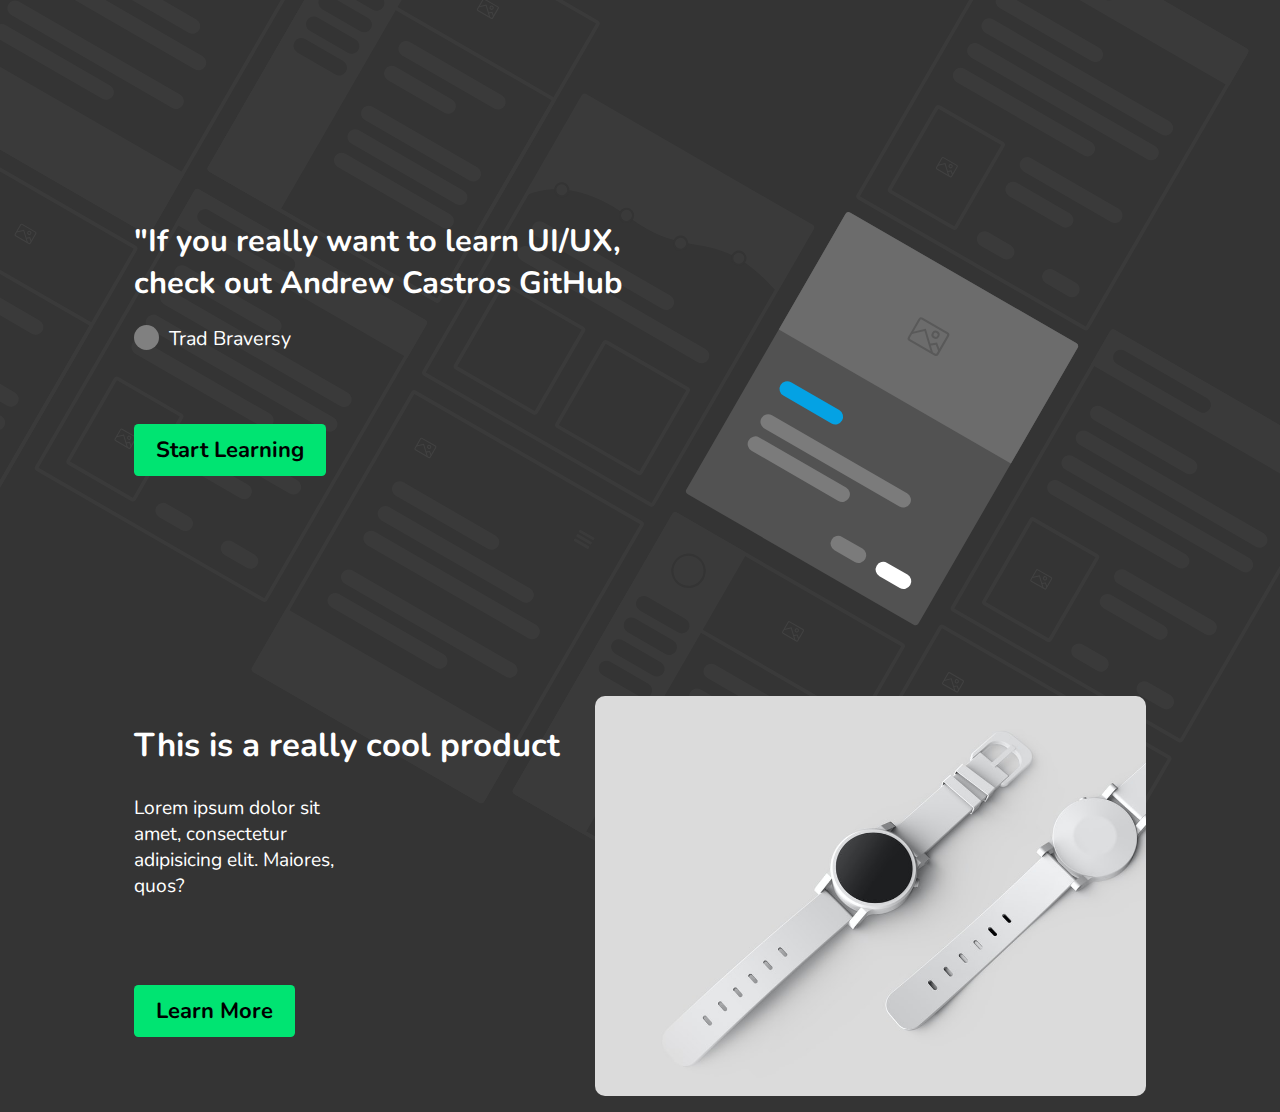
<file: GSAPAnimatingSVG/index.html>
<!DOCTYPE html>
<html lang="en">
<head>
    <meta charset="UTF-8">
    <meta http-equiv="X-UA-Compatible" content="IE=edge">
    <meta name="viewport" content="width=device-width, initial-scale=1.0">
    <link rel="stylesheet" href="css/main.css">
    <link rel="preconnect" href="https://fonts.gstatic.com">
<link href="https://fonts.googleapis.com/css2?family=Nunito:ital,wght@0,400;0,700;1,400&display=swap" rel="stylesheet">
    <title>Document</title>
</head>
<body>
    <div class="container">
        <svg viewBox="0 0 2184.857 1664.516">
            <defs>
              <clipPath id="clip-path">
                <rect width="24" height="20" fill="none"/>
              </clipPath>
            </defs>
            <g id="illus" transform="translate(227.429 219.193)">
            <g class="whole-card">
              <rect id="Rectangle_1139" class="card-bg" data-name="Rectangle 1139" width="366" height="444" rx="5" transform="translate(1279.115 314.613) rotate(30)" fill="#525252"/>
              <path id="Path_40" class="card-top" data-name="Path 40" d="M5,0H361a5,5,0,0,1,5,5V187H0V5A5,5,0,0,1,5,0Z" transform="translate(1279.115 314.613) rotate(30)" fill="#6c6c6c"/>
              <rect class="blip1" id="Rectangle_1141" data-name="Rectangle 1141" width="97" height="21" rx="10.5" transform="translate(1193.256 543.325) rotate(30)" fill="#04a2e4"/>
              <rect class="blip2" id="Rectangle_1142" data-name="Rectangle 1142" width="234" height="21" rx="10.5" transform="translate(1167.256 588.358) rotate(30)" fill="#7b7b7b"/>
              <rect class="blip3" id="Rectangle_1145" data-name="Rectangle 1145" width="158" height="21" rx="10.5" transform="translate(1149.756 618.669) rotate(30)" fill="#7b7b7b"/>
              <rect class="blip4" id="Rectangle_1143" data-name="Rectangle 1143" width="53" height="21" rx="10.5" transform="translate(1263.017 754.497) rotate(30)" fill="#7b7b7b"/>
              <rect class="blip5" id="Rectangle_1144" data-name="Rectangle 1144" width="53" height="21" rx="10.5" transform="translate(1324.504 789.997) rotate(30)" fill="#fff"/>
              <g class="icon" id="iconfinder_picture_1814111_1_" data-name="iconfinder_picture_1814111 (1)" transform="translate(1378.333 442.564) rotate(30)">
                <g id="Icon-Image" transform="translate(278 232)">
                  <path id="Fill-12" d="M-226.2-181.6h-39.5a4.225,4.225,0,0,1-4.2-4.2V-214a4.225,4.225,0,0,1,4.2-4.2h39.5A4.225,4.225,0,0,1-222-214v28.2a4.225,4.225,0,0,1-4.2,4.2Zm-39.6-33.9a1.367,1.367,0,0,0-1.4,1.4v28.2a1.367,1.367,0,0,0,1.4,1.4h39.5a1.367,1.367,0,0,0,1.4-1.4v-28.2a1.367,1.367,0,0,0-1.4-1.4Z" fill="#595959"/>
                  <path id="Fill-13" d="M-238.9-201.5a5.484,5.484,0,0,1-5.5-5.5,5.549,5.549,0,0,1,5.5-5.5,5.549,5.549,0,0,1,5.5,5.5,5.549,5.549,0,0,1-5.5,5.5Zm0-8.5a2.9,2.9,0,0,0-2.9,2.9,2.9,2.9,0,0,0,2.9,2.9,2.9,2.9,0,0,0,2.9-2.9,2.9,2.9,0,0,0-2.9-2.9Z" fill="#595959"/>
                  <path id="Fill-14" d="M-231.4-182.1l-23.1-21.7-13.2,12.2-1.8-1.9,15-13.9,24.9,23.4-1.8,1.9" fill="#595959"/>
                  <path id="Fill-15" d="M-224.2-189.3l-7.7-6.2-6.4,5.3-1.7-2.1,8.1-6.6,9.3,7.6-1.6,2" fill="#595959"/>
                </g>
              </g>
            </g>
              <g id="Group_59" data-name="Group 59" transform="translate(625.109 -1030.616) rotate(30)" opacity="0.36">
                <g id="Rectangle_1146" data-name="Rectangle 1146" transform="translate(1632 796)" fill="none" stroke="#474747" stroke-width="5">
                  <rect width="366" height="444" rx="5" stroke="none"/>
                  <rect x="2.5" y="2.5" width="361" height="439" rx="2.5" fill="none"/>
                </g>
                <g id="Rectangle_1151" data-name="Rectangle 1151" transform="translate(1665 1073)" fill="none" stroke="#474747" stroke-width="5">
                  <rect width="109" height="138" rx="5" stroke="none"/>
                  <rect x="2.5" y="2.5" width="104" height="133" rx="2.5" fill="none"/>
                </g>
                <path id="Rectangle_1149" data-name="Rectangle 1149" d="M5,0H361a5,5,0,0,1,5,5V57a0,0,0,0,1,0,0H0a0,0,0,0,1,0,0V5A5,5,0,0,1,5,0Z" transform="translate(1632 796)" fill="#474747"/>
                <rect id="Rectangle_1150" data-name="Rectangle 1150" width="151" height="21" rx="10.5" transform="translate(1652 814)" fill="#343434"/>
                <rect id="Rectangle_1148" data-name="Rectangle 1148" width="166" height="21" rx="10.5" transform="translate(1663 896)" fill="#474747"/>
                <rect id="Rectangle_1148-2" data-name="Rectangle 1148" width="299" height="21" rx="10.5" transform="translate(1663 935)" fill="#474747"/>
                <rect id="Rectangle_1148-3" data-name="Rectangle 1148" width="299" height="21" rx="10.5" transform="translate(1663 974)" fill="#474747"/>
                <rect id="Rectangle_1148-4" data-name="Rectangle 1148" width="221" height="21" rx="10.5" transform="translate(1663 1013)" fill="#474747"/>
                <rect id="Rectangle_1148-5" data-name="Rectangle 1148" width="159" height="21" rx="10.5" transform="translate(1803 1073)" fill="#474747"/>
                <rect id="Rectangle_1148-6" data-name="Rectangle 1148" width="104" height="21" rx="10.5" transform="translate(1803 1112)" fill="#474747"/>
                <rect id="Rectangle_1148-7" data-name="Rectangle 1148" width="56" height="21" rx="10.5" transform="translate(1803 1190)" fill="#474747"/>
                <rect id="Rectangle_1152" data-name="Rectangle 1152" width="56" height="21" rx="10.5" transform="translate(1906 1190)" fill="#474747"/>
                <g id="iconfinder_picture_1814111_1_2" data-name="iconfinder_picture_1814111 (1)" transform="translate(1699.156 1117.8)">
                  <g id="Icon-Image-2" data-name="Icon-Image" transform="translate(8.1 13.8)">
                    <path id="Fill-12-2" data-name="Fill-12" d="M-246.737-198.8h-20.937a2.24,2.24,0,0,1-2.226-2.226v-14.947a2.24,2.24,0,0,1,2.226-2.226h20.937a2.24,2.24,0,0,1,2.226,2.226v14.947a2.24,2.24,0,0,1-2.226,2.226Zm-20.99-17.969a.725.725,0,0,0-.742.742v14.947a.725.725,0,0,0,.742.742h20.937a.725.725,0,0,0,.742-.742v-14.947a.725.725,0,0,0-.742-.742Z" transform="translate(269.9 218.2)" fill="#595959"/>
                    <path id="Fill-13-2" data-name="Fill-13" d="M-241.485-206.67a2.907,2.907,0,0,1-2.915-2.915,2.941,2.941,0,0,1,2.915-2.915,2.941,2.941,0,0,1,2.915,2.915,2.941,2.941,0,0,1-2.915,2.915Zm0-4.505a1.538,1.538,0,0,0-1.537,1.537,1.538,1.538,0,0,0,1.537,1.537,1.538,1.538,0,0,0,1.537-1.537,1.538,1.538,0,0,0-1.537-1.537Z" transform="translate(257.916 215.521)" fill="#595959"/>
                    <path id="Fill-14-2" data-name="Fill-14" d="M-249.305-193.99l-12.244-11.5-7,6.467-.954-1.007,7.951-7.368,13.2,12.4-.954,1.007" transform="translate(269.712 213.124)" fill="#595959"/>
                    <path id="Fill-15-2" data-name="Fill-15" d="M-231.625-193.812l-4.081-3.286-3.392,2.809-.9-1.113,4.293-3.5,4.929,4.028-.848,1.06" transform="translate(255.848 209.13)" fill="#595959"/>
                  </g>
                </g>
              </g>
              <g id="Group_62" data-name="Group 62" transform="translate(-625.434 -1222.61) rotate(30)" opacity="0.36">
                <g id="Rectangle_1146-2" data-name="Rectangle 1146" transform="translate(1632 796)" fill="none" stroke="#474747" stroke-width="5">
                  <rect width="366" height="444" rx="5" stroke="none"/>
                  <rect x="2.5" y="2.5" width="361" height="439" rx="2.5" fill="none"/>
                </g>
                <g id="Rectangle_1151-2" data-name="Rectangle 1151" transform="translate(1665 1073)" fill="none" stroke="#474747" stroke-width="5">
                  <rect width="109" height="138" rx="5" stroke="none"/>
                  <rect x="2.5" y="2.5" width="104" height="133" rx="2.5" fill="none"/>
                </g>
                <path id="Rectangle_1149-2" data-name="Rectangle 1149" d="M5,0H361a5,5,0,0,1,5,5V57a0,0,0,0,1,0,0H0a0,0,0,0,1,0,0V5A5,5,0,0,1,5,0Z" transform="translate(1632 796)" fill="#474747"/>
                <rect id="Rectangle_1150-2" data-name="Rectangle 1150" width="151" height="21" rx="10.5" transform="translate(1652 814)" fill="#343434"/>
                <rect id="Rectangle_1148-8" data-name="Rectangle 1148" width="166" height="21" rx="10.5" transform="translate(1663 896)" fill="#474747"/>
                <rect id="Rectangle_1148-9" data-name="Rectangle 1148" width="299" height="21" rx="10.5" transform="translate(1663 935)" fill="#474747"/>
                <rect id="Rectangle_1148-10" data-name="Rectangle 1148" width="299" height="21" rx="10.5" transform="translate(1663 974)" fill="#474747"/>
                <rect id="Rectangle_1148-11" data-name="Rectangle 1148" width="221" height="21" rx="10.5" transform="translate(1663 1013)" fill="#474747"/>
                <rect id="Rectangle_1148-12" data-name="Rectangle 1148" width="159" height="21" rx="10.5" transform="translate(1803 1073)" fill="#474747"/>
                <rect id="Rectangle_1148-13" data-name="Rectangle 1148" width="104" height="21" rx="10.5" transform="translate(1803 1112)" fill="#474747"/>
                <rect id="Rectangle_1148-14" data-name="Rectangle 1148" width="56" height="21" rx="10.5" transform="translate(1803 1190)" fill="#474747"/>
                <rect id="Rectangle_1152-2" data-name="Rectangle 1152" width="56" height="21" rx="10.5" transform="translate(1906 1190)" fill="#474747"/>
                <g id="iconfinder_picture_1814111_1_3" data-name="iconfinder_picture_1814111 (1)" transform="translate(1699.156 1117.8)">
                  <g id="Icon-Image-3" data-name="Icon-Image" transform="translate(8.1 13.8)">
                    <path id="Fill-12-3" data-name="Fill-12" d="M-246.737-198.8h-20.937a2.24,2.24,0,0,1-2.226-2.226v-14.947a2.24,2.24,0,0,1,2.226-2.226h20.937a2.24,2.24,0,0,1,2.226,2.226v14.947a2.24,2.24,0,0,1-2.226,2.226Zm-20.99-17.969a.725.725,0,0,0-.742.742v14.947a.725.725,0,0,0,.742.742h20.937a.725.725,0,0,0,.742-.742v-14.947a.725.725,0,0,0-.742-.742Z" transform="translate(269.9 218.2)" fill="#595959"/>
                    <path id="Fill-13-3" data-name="Fill-13" d="M-241.485-206.67a2.907,2.907,0,0,1-2.915-2.915,2.941,2.941,0,0,1,2.915-2.915,2.941,2.941,0,0,1,2.915,2.915,2.941,2.941,0,0,1-2.915,2.915Zm0-4.505a1.538,1.538,0,0,0-1.537,1.537,1.538,1.538,0,0,0,1.537,1.537,1.538,1.538,0,0,0,1.537-1.537,1.538,1.538,0,0,0-1.537-1.537Z" transform="translate(257.916 215.521)" fill="#595959"/>
                    <path id="Fill-14-3" data-name="Fill-14" d="M-249.305-193.99l-12.244-11.5-7,6.467-.954-1.007,7.951-7.368,13.2,12.4-.954,1.007" transform="translate(269.712 213.124)" fill="#595959"/>
                    <path id="Fill-15-3" data-name="Fill-15" d="M-231.625-193.812l-4.081-3.286-3.392,2.809-.9-1.113,4.293-3.5,4.929,4.028-.848,1.06" transform="translate(255.848 209.13)" fill="#595959"/>
                  </g>
                </g>
              </g>
              <g id="Group_66" data-name="Group 66" transform="translate(496.262 -1593.445) rotate(30)" opacity="0.36">
                <g id="Rectangle_1146-3" data-name="Rectangle 1146" transform="translate(1632 796)" fill="none" stroke="#474747" stroke-width="5">
                  <rect width="366" height="444" rx="5" stroke="none"/>
                  <rect x="2.5" y="2.5" width="361" height="439" rx="2.5" fill="none"/>
                </g>
                <g id="Rectangle_1151-3" data-name="Rectangle 1151" transform="translate(1665 1073)" fill="none" stroke="#474747" stroke-width="5">
                  <rect width="109" height="138" rx="5" stroke="none"/>
                  <rect x="2.5" y="2.5" width="104" height="133" rx="2.5" fill="none"/>
                </g>
                <path id="Rectangle_1149-3" data-name="Rectangle 1149" d="M5,0H361a5,5,0,0,1,5,5V57a0,0,0,0,1,0,0H0a0,0,0,0,1,0,0V5A5,5,0,0,1,5,0Z" transform="translate(1632 796)" fill="#474747"/>
                <rect id="Rectangle_1150-3" data-name="Rectangle 1150" width="151" height="21" rx="10.5" transform="translate(1652 814)" fill="#343434"/>
                <rect id="Rectangle_1148-15" data-name="Rectangle 1148" width="166" height="21" rx="10.5" transform="translate(1663 896)" fill="#474747"/>
                <rect id="Rectangle_1148-16" data-name="Rectangle 1148" width="299" height="21" rx="10.5" transform="translate(1663 935)" fill="#474747"/>
                <rect id="Rectangle_1148-17" data-name="Rectangle 1148" width="299" height="21" rx="10.5" transform="translate(1663 974)" fill="#474747"/>
                <rect id="Rectangle_1148-18" data-name="Rectangle 1148" width="221" height="21" rx="10.5" transform="translate(1663 1013)" fill="#474747"/>
                <rect id="Rectangle_1148-19" data-name="Rectangle 1148" width="159" height="21" rx="10.5" transform="translate(1803 1073)" fill="#474747"/>
                <rect id="Rectangle_1148-20" data-name="Rectangle 1148" width="104" height="21" rx="10.5" transform="translate(1803 1112)" fill="#474747"/>
                <rect id="Rectangle_1148-21" data-name="Rectangle 1148" width="56" height="21" rx="10.5" transform="translate(1803 1190)" fill="#474747"/>
                <rect id="Rectangle_1152-3" data-name="Rectangle 1152" width="56" height="21" rx="10.5" transform="translate(1906 1190)" fill="#474747"/>
                <g id="iconfinder_picture_1814111_1_4" data-name="iconfinder_picture_1814111 (1)" transform="translate(1699.156 1117.8)">
                  <g id="Icon-Image-4" data-name="Icon-Image" transform="translate(8.1 13.8)">
                    <path id="Fill-12-4" data-name="Fill-12" d="M-246.737-198.8h-20.937a2.24,2.24,0,0,1-2.226-2.226v-14.947a2.24,2.24,0,0,1,2.226-2.226h20.937a2.24,2.24,0,0,1,2.226,2.226v14.947a2.24,2.24,0,0,1-2.226,2.226Zm-20.99-17.969a.725.725,0,0,0-.742.742v14.947a.725.725,0,0,0,.742.742h20.937a.725.725,0,0,0,.742-.742v-14.947a.725.725,0,0,0-.742-.742Z" transform="translate(269.9 218.2)" fill="#595959"/>
                    <path id="Fill-13-4" data-name="Fill-13" d="M-241.485-206.67a2.907,2.907,0,0,1-2.915-2.915,2.941,2.941,0,0,1,2.915-2.915,2.941,2.941,0,0,1,2.915,2.915,2.941,2.941,0,0,1-2.915,2.915Zm0-4.505a1.538,1.538,0,0,0-1.537,1.537,1.538,1.538,0,0,0,1.537,1.537,1.538,1.538,0,0,0,1.537-1.537,1.538,1.538,0,0,0-1.537-1.537Z" transform="translate(257.916 215.521)" fill="#595959"/>
                    <path id="Fill-14-4" data-name="Fill-14" d="M-249.305-193.99l-12.244-11.5-7,6.467-.954-1.007,7.951-7.368,13.2,12.4-.954,1.007" transform="translate(269.712 213.124)" fill="#595959"/>
                    <path id="Fill-15-4" data-name="Fill-15" d="M-231.625-193.812l-4.081-3.286-3.392,2.809-.9-1.113,4.293-3.5,4.929,4.028-.848,1.06" transform="translate(255.848 209.13)" fill="#595959"/>
                  </g>
                </g>
              </g>
              <g id="Group_56" data-name="Group 56" transform="translate(573.109 -940.549) rotate(30)" opacity="0.36">
                <g id="Rectangle_1172" data-name="Rectangle 1172" transform="translate(64 796)" fill="none" stroke="#474747" stroke-width="5">
                  <rect width="366" height="444" rx="5" stroke="none"/>
                  <rect x="2.5" y="2.5" width="361" height="439" rx="2.5" fill="none"/>
                </g>
                <rect id="Rectangle_1174" data-name="Rectangle 1174" width="366" height="98" rx="5" transform="translate(64 1142)" fill="#474747"/>
                <rect id="Rectangle_1175" data-name="Rectangle 1175" width="166" height="21" rx="10.5" transform="translate(106 913)" fill="#474747"/>
                <g id="Repeat_Grid_2" data-name="Repeat Grid 2" transform="translate(357 848)" clip-path="url(#clip-path)">
                  <g transform="translate(-366 -853)">
                    <rect id="Rectangle_1184" data-name="Rectangle 1184" width="24" height="4" rx="2" transform="translate(366 853)" fill="#474747"/>
                  </g>
                  <g transform="translate(-366 -846)">
                    <rect id="Rectangle_1184-2" data-name="Rectangle 1184" width="24" height="4" rx="2" transform="translate(366 853)" fill="#474747"/>
                  </g>
                  <g transform="translate(-366 -839)">
                    <rect id="Rectangle_1184-3" data-name="Rectangle 1184" width="24" height="4" rx="2" transform="translate(366 853)" fill="#474747"/>
                  </g>
                </g>
                <rect id="Rectangle_1176" data-name="Rectangle 1176" width="243" height="21" rx="10.5" transform="translate(106 952)" fill="#474747"/>
                <rect id="Rectangle_1177" data-name="Rectangle 1177" width="275" height="21" rx="10.5" transform="translate(106 991)" fill="#474747"/>
                <rect id="Rectangle_1178" data-name="Rectangle 1178" width="275" height="21" rx="10.5" transform="translate(106 1052)" fill="#474747"/>
                <rect id="Rectangle_1183" data-name="Rectangle 1183" width="186" height="21" rx="10.5" transform="translate(106 1089)" fill="#474747"/>
                <g id="iconfinder_picture_1814111_1_5" data-name="iconfinder_picture_1814111 (1)" transform="translate(98.156 833.8)">
                  <g id="Icon-Image-5" data-name="Icon-Image" transform="translate(8.1 13.8)">
                    <path id="Fill-12-5" data-name="Fill-12" d="M-246.737-198.8h-20.937a2.24,2.24,0,0,1-2.226-2.226v-14.947a2.24,2.24,0,0,1,2.226-2.226h20.937a2.24,2.24,0,0,1,2.226,2.226v14.947a2.24,2.24,0,0,1-2.226,2.226Zm-20.99-17.969a.725.725,0,0,0-.742.742v14.947a.725.725,0,0,0,.742.742h20.937a.725.725,0,0,0,.742-.742v-14.947a.725.725,0,0,0-.742-.742Z" transform="translate(269.9 218.2)" fill="#595959"/>
                    <path id="Fill-13-5" data-name="Fill-13" d="M-241.485-206.67a2.907,2.907,0,0,1-2.915-2.915,2.941,2.941,0,0,1,2.915-2.915,2.941,2.941,0,0,1,2.915,2.915,2.941,2.941,0,0,1-2.915,2.915Zm0-4.505a1.538,1.538,0,0,0-1.537,1.537,1.538,1.538,0,0,0,1.537,1.537,1.538,1.538,0,0,0,1.537-1.537,1.538,1.538,0,0,0-1.537-1.537Z" transform="translate(257.916 215.521)" fill="#595959"/>
                    <path id="Fill-14-5" data-name="Fill-14" d="M-249.305-193.99l-12.244-11.5-7,6.467-.954-1.007,7.951-7.368,13.2,12.4-.954,1.007" transform="translate(269.712 213.124)" fill="#595959"/>
                    <path id="Fill-15-5" data-name="Fill-15" d="M-231.625-193.812l-4.081-3.286-3.392,2.809-.9-1.113,4.293-3.5,4.929,4.028-.848,1.06" transform="translate(255.848 209.13)" fill="#595959"/>
                  </g>
                </g>
              </g>
              <g id="Group_63" data-name="Group 63" transform="translate(1028.708 -163.668) rotate(30)" opacity="0.36">
                <g id="Rectangle_1172-2" data-name="Rectangle 1172" transform="translate(64 796)" fill="none" stroke="#474747" stroke-width="5">
                  <rect width="366" height="444" rx="5" stroke="none"/>
                  <rect x="2.5" y="2.5" width="361" height="439" rx="2.5" fill="none"/>
                </g>
                <rect id="Rectangle_1174-2" data-name="Rectangle 1174" width="366" height="98" rx="5" transform="translate(64 1142)" fill="#474747"/>
                <rect id="Rectangle_1175-2" data-name="Rectangle 1175" width="166" height="21" rx="10.5" transform="translate(106 913)" fill="#474747"/>
                <g id="Repeat_Grid_2-2" data-name="Repeat Grid 2" transform="translate(357 848)" clip-path="url(#clip-path)">
                  <g transform="translate(-366 -853)">
                    <rect id="Rectangle_1184-4" data-name="Rectangle 1184" width="24" height="4" rx="2" transform="translate(366 853)" fill="#474747"/>
                  </g>
                  <g transform="translate(-366 -846)">
                    <rect id="Rectangle_1184-5" data-name="Rectangle 1184" width="24" height="4" rx="2" transform="translate(366 853)" fill="#474747"/>
                  </g>
                  <g transform="translate(-366 -839)">
                    <rect id="Rectangle_1184-6" data-name="Rectangle 1184" width="24" height="4" rx="2" transform="translate(366 853)" fill="#474747"/>
                  </g>
                </g>
                <rect id="Rectangle_1176-2" data-name="Rectangle 1176" width="243" height="21" rx="10.5" transform="translate(106 952)" fill="#474747"/>
                <rect id="Rectangle_1177-2" data-name="Rectangle 1177" width="275" height="21" rx="10.5" transform="translate(106 991)" fill="#474747"/>
                <rect id="Rectangle_1178-2" data-name="Rectangle 1178" width="275" height="21" rx="10.5" transform="translate(106 1052)" fill="#474747"/>
                <rect id="Rectangle_1183-2" data-name="Rectangle 1183" width="186" height="21" rx="10.5" transform="translate(106 1089)" fill="#474747"/>
                <g id="iconfinder_picture_1814111_1_6" data-name="iconfinder_picture_1814111 (1)" transform="translate(98.156 833.8)">
                  <g id="Icon-Image-6" data-name="Icon-Image" transform="translate(8.1 13.8)">
                    <path id="Fill-12-6" data-name="Fill-12" d="M-246.737-198.8h-20.937a2.24,2.24,0,0,1-2.226-2.226v-14.947a2.24,2.24,0,0,1,2.226-2.226h20.937a2.24,2.24,0,0,1,2.226,2.226v14.947a2.24,2.24,0,0,1-2.226,2.226Zm-20.99-17.969a.725.725,0,0,0-.742.742v14.947a.725.725,0,0,0,.742.742h20.937a.725.725,0,0,0,.742-.742v-14.947a.725.725,0,0,0-.742-.742Z" transform="translate(269.9 218.2)" fill="#595959"/>
                    <path id="Fill-13-6" data-name="Fill-13" d="M-241.485-206.67a2.907,2.907,0,0,1-2.915-2.915,2.941,2.941,0,0,1,2.915-2.915,2.941,2.941,0,0,1,2.915,2.915,2.941,2.941,0,0,1-2.915,2.915Zm0-4.505a1.538,1.538,0,0,0-1.537,1.537,1.538,1.538,0,0,0,1.537,1.537,1.538,1.538,0,0,0,1.537-1.537,1.538,1.538,0,0,0-1.537-1.537Z" transform="translate(257.916 215.521)" fill="#595959"/>
                    <path id="Fill-14-6" data-name="Fill-14" d="M-249.305-193.99l-12.244-11.5-7,6.467-.954-1.007,7.951-7.368,13.2,12.4-.954,1.007" transform="translate(269.712 213.124)" fill="#595959"/>
                    <path id="Fill-15-6" data-name="Fill-15" d="M-231.625-193.812l-4.081-3.286-3.392,2.809-.9-1.113,4.293-3.5,4.929,4.028-.848,1.06" transform="translate(255.848 209.13)" fill="#595959"/>
                  </g>
                </g>
              </g>
              <g id="Group_68" data-name="Group 68" transform="translate(1749.172 156.452) rotate(30)" opacity="0.36">
                <g id="Rectangle_1172-3" data-name="Rectangle 1172" transform="translate(64 796)" fill="none" stroke="#474747" stroke-width="5">
                  <rect width="366" height="444" rx="5" stroke="none"/>
                  <rect x="2.5" y="2.5" width="361" height="439" rx="2.5" fill="none"/>
                </g>
                <rect id="Rectangle_1174-3" data-name="Rectangle 1174" width="366" height="98" rx="5" transform="translate(64 1142)" fill="#474747"/>
                <rect id="Rectangle_1175-3" data-name="Rectangle 1175" width="166" height="21" rx="10.5" transform="translate(106 913)" fill="#474747"/>
                <g id="Repeat_Grid_2-3" data-name="Repeat Grid 2" transform="translate(357 848)" clip-path="url(#clip-path)">
                  <g transform="translate(-366 -853)">
                    <rect id="Rectangle_1184-7" data-name="Rectangle 1184" width="24" height="4" rx="2" transform="translate(366 853)" fill="#474747"/>
                  </g>
                  <g transform="translate(-366 -846)">
                    <rect id="Rectangle_1184-8" data-name="Rectangle 1184" width="24" height="4" rx="2" transform="translate(366 853)" fill="#474747"/>
                  </g>
                  <g transform="translate(-366 -839)">
                    <rect id="Rectangle_1184-9" data-name="Rectangle 1184" width="24" height="4" rx="2" transform="translate(366 853)" fill="#474747"/>
                  </g>
                </g>
                <rect id="Rectangle_1176-3" data-name="Rectangle 1176" width="243" height="21" rx="10.5" transform="translate(106 952)" fill="#474747"/>
                <rect id="Rectangle_1177-3" data-name="Rectangle 1177" width="275" height="21" rx="10.5" transform="translate(106 991)" fill="#474747"/>
                <rect id="Rectangle_1178-3" data-name="Rectangle 1178" width="275" height="21" rx="10.5" transform="translate(106 1052)" fill="#474747"/>
                <rect id="Rectangle_1183-3" data-name="Rectangle 1183" width="186" height="21" rx="10.5" transform="translate(106 1089)" fill="#474747"/>
                <g id="iconfinder_picture_1814111_1_7" data-name="iconfinder_picture_1814111 (1)" transform="translate(98.156 833.8)">
                  <g id="Icon-Image-7" data-name="Icon-Image" transform="translate(8.1 13.8)">
                    <path id="Fill-12-7" data-name="Fill-12" d="M-246.737-198.8h-20.937a2.24,2.24,0,0,1-2.226-2.226v-14.947a2.24,2.24,0,0,1,2.226-2.226h20.937a2.24,2.24,0,0,1,2.226,2.226v14.947a2.24,2.24,0,0,1-2.226,2.226Zm-20.99-17.969a.725.725,0,0,0-.742.742v14.947a.725.725,0,0,0,.742.742h20.937a.725.725,0,0,0,.742-.742v-14.947a.725.725,0,0,0-.742-.742Z" transform="translate(269.9 218.2)" fill="#595959"/>
                    <path id="Fill-13-7" data-name="Fill-13" d="M-241.485-206.67a2.907,2.907,0,0,1-2.915-2.915,2.941,2.941,0,0,1,2.915-2.915,2.941,2.941,0,0,1,2.915,2.915,2.941,2.941,0,0,1-2.915,2.915Zm0-4.505a1.538,1.538,0,0,0-1.537,1.537,1.538,1.538,0,0,0,1.537,1.537,1.538,1.538,0,0,0,1.537-1.537,1.538,1.538,0,0,0-1.537-1.537Z" transform="translate(257.916 215.521)" fill="#595959"/>
                    <path id="Fill-14-7" data-name="Fill-14" d="M-249.305-193.99l-12.244-11.5-7,6.467-.954-1.007,7.951-7.368,13.2,12.4-.954,1.007" transform="translate(269.712 213.124)" fill="#595959"/>
                    <path id="Fill-15-7" data-name="Fill-15" d="M-231.625-193.812l-4.081-3.286-3.392,2.809-.9-1.113,4.293-3.5,4.929,4.028-.848,1.06" transform="translate(255.848 209.13)" fill="#595959"/>
                  </g>
                </g>
              </g>
              <g id="Group_57" data-name="Group 57" transform="translate(631.609 -1041.875) rotate(30)" opacity="0.36">
                <g id="Rectangle_1165" data-name="Rectangle 1165" transform="translate(453 796)" fill="none" stroke="#474747" stroke-width="5">
                  <rect width="366" height="444" rx="5" stroke="none"/>
                  <rect x="2.5" y="2.5" width="361" height="439" rx="2.5" fill="none"/>
                </g>
                <g id="Rectangle_1168" data-name="Rectangle 1168" transform="translate(453 917)" fill="none" stroke="#474747" stroke-width="5">
                  <rect width="366" height="323" rx="5" stroke="none"/>
                  <rect x="2.5" y="2.5" width="361" height="318" rx="2.5" fill="none"/>
                </g>
                <rect id="Rectangle_1166" data-name="Rectangle 1166" width="115" height="444" rx="5" transform="translate(453 796)" fill="#474747"/>
                <rect id="Rectangle_1169" data-name="Rectangle 1169" width="166" height="21" rx="10.5" transform="translate(596 950)" fill="#474747"/>
                <rect id="Rectangle_1170" data-name="Rectangle 1170" width="110" height="21" rx="10.5" transform="translate(596 989)" fill="#474747"/>
                <rect id="Rectangle_1171" data-name="Rectangle 1171" width="186" height="21" rx="10.5" transform="translate(596 1052)" fill="#474747"/>
                <rect id="Rectangle_1171-2" data-name="Rectangle 1171" width="186" height="21" rx="10.5" transform="translate(596 1089)" fill="#474747"/>
                <rect id="Rectangle_1171-3" data-name="Rectangle 1171" width="186" height="21" rx="10.5" transform="translate(596 1126)" fill="#474747"/>
                <rect id="Rectangle_1167" data-name="Rectangle 1167" width="81" height="21" rx="10.5" transform="translate(470 916)" fill="#343434"/>
                <rect id="Rectangle_1167-2" data-name="Rectangle 1167" width="81" height="21" rx="10.5" transform="translate(470 950)" fill="#343434"/>
                <rect id="Rectangle_1167-3" data-name="Rectangle 1167" width="81" height="21" rx="10.5" transform="translate(470 984)" fill="#343434"/>
                <rect id="Rectangle_1167-4" data-name="Rectangle 1167" width="81" height="21" rx="10.5" transform="translate(470 1018)" fill="#343434"/>
                <g id="iconfinder_picture_1814111_1_8" data-name="iconfinder_picture_1814111 (1)" transform="translate(655.156 833.8)">
                  <g id="Icon-Image-8" data-name="Icon-Image" transform="translate(8.1 13.8)">
                    <path id="Fill-12-8" data-name="Fill-12" d="M-246.737-198.8h-20.937a2.24,2.24,0,0,1-2.226-2.226v-14.947a2.24,2.24,0,0,1,2.226-2.226h20.937a2.24,2.24,0,0,1,2.226,2.226v14.947a2.24,2.24,0,0,1-2.226,2.226Zm-20.99-17.969a.725.725,0,0,0-.742.742v14.947a.725.725,0,0,0,.742.742h20.937a.725.725,0,0,0,.742-.742v-14.947a.725.725,0,0,0-.742-.742Z" transform="translate(269.9 218.2)" fill="#595959"/>
                    <path id="Fill-13-8" data-name="Fill-13" d="M-241.485-206.67a2.907,2.907,0,0,1-2.915-2.915,2.941,2.941,0,0,1,2.915-2.915,2.941,2.941,0,0,1,2.915,2.915,2.941,2.941,0,0,1-2.915,2.915Zm0-4.505a1.538,1.538,0,0,0-1.537,1.537,1.538,1.538,0,0,0,1.537,1.537,1.538,1.538,0,0,0,1.537-1.537,1.538,1.538,0,0,0-1.537-1.537Z" transform="translate(257.916 215.521)" fill="#595959"/>
                    <path id="Fill-14-8" data-name="Fill-14" d="M-249.305-193.99l-12.244-11.5-7,6.467-.954-1.007,7.951-7.368,13.2,12.4-.954,1.007" transform="translate(269.712 213.124)" fill="#595959"/>
                    <path id="Fill-15-8" data-name="Fill-15" d="M-231.625-193.812l-4.081-3.286-3.392,2.809-.9-1.113,4.293-3.5,4.929,4.028-.848,1.06" transform="translate(255.848 209.13)" fill="#595959"/>
                  </g>
                </g>
                <circle id="Ellipse_16" data-name="Ellipse 16" cx="22" cy="22" r="22" transform="translate(489 835)" fill="#474747" stroke="#343434" stroke-width="3"/>
              </g>
              <g id="Group_60" data-name="Group 60" transform="translate(1048.306 -191.613) rotate(30)" opacity="0.36">
                <g id="Rectangle_1165-2" data-name="Rectangle 1165" transform="translate(453 796)" fill="none" stroke="#474747" stroke-width="5">
                  <rect width="366" height="444" rx="5" stroke="none"/>
                  <rect x="2.5" y="2.5" width="361" height="439" rx="2.5" fill="none"/>
                </g>
                <g id="Rectangle_1168-2" data-name="Rectangle 1168" transform="translate(453 917)" fill="none" stroke="#474747" stroke-width="5">
                  <rect width="366" height="323" rx="5" stroke="none"/>
                  <rect x="2.5" y="2.5" width="361" height="318" rx="2.5" fill="none"/>
                </g>
                <rect id="Rectangle_1166-2" data-name="Rectangle 1166" width="115" height="444" rx="5" transform="translate(453 796)" fill="#474747"/>
                <rect id="Rectangle_1169-2" data-name="Rectangle 1169" width="166" height="21" rx="10.5" transform="translate(596 950)" fill="#474747"/>
                <rect id="Rectangle_1170-2" data-name="Rectangle 1170" width="110" height="21" rx="10.5" transform="translate(596 989)" fill="#474747"/>
                <rect id="Rectangle_1171-4" data-name="Rectangle 1171" width="186" height="21" rx="10.5" transform="translate(596 1052)" fill="#474747"/>
                <rect id="Rectangle_1171-5" data-name="Rectangle 1171" width="186" height="21" rx="10.5" transform="translate(596 1089)" fill="#474747"/>
                <rect id="Rectangle_1171-6" data-name="Rectangle 1171" width="186" height="21" rx="10.5" transform="translate(596 1126)" fill="#474747"/>
                <rect id="Rectangle_1167-5" data-name="Rectangle 1167" width="81" height="21" rx="10.5" transform="translate(470 916)" fill="#343434"/>
                <rect id="Rectangle_1167-6" data-name="Rectangle 1167" width="81" height="21" rx="10.5" transform="translate(470 950)" fill="#343434"/>
                <rect id="Rectangle_1167-7" data-name="Rectangle 1167" width="81" height="21" rx="10.5" transform="translate(470 984)" fill="#343434"/>
                <rect id="Rectangle_1167-8" data-name="Rectangle 1167" width="81" height="21" rx="10.5" transform="translate(470 1018)" fill="#343434"/>
                <g id="iconfinder_picture_1814111_1_9" data-name="iconfinder_picture_1814111 (1)" transform="translate(655.156 833.8)">
                  <g id="Icon-Image-9" data-name="Icon-Image" transform="translate(8.1 13.8)">
                    <path id="Fill-12-9" data-name="Fill-12" d="M-246.737-198.8h-20.937a2.24,2.24,0,0,1-2.226-2.226v-14.947a2.24,2.24,0,0,1,2.226-2.226h20.937a2.24,2.24,0,0,1,2.226,2.226v14.947a2.24,2.24,0,0,1-2.226,2.226Zm-20.99-17.969a.725.725,0,0,0-.742.742v14.947a.725.725,0,0,0,.742.742h20.937a.725.725,0,0,0,.742-.742v-14.947a.725.725,0,0,0-.742-.742Z" transform="translate(269.9 218.2)" fill="#595959"/>
                    <path id="Fill-13-9" data-name="Fill-13" d="M-241.485-206.67a2.907,2.907,0,0,1-2.915-2.915,2.941,2.941,0,0,1,2.915-2.915,2.941,2.941,0,0,1,2.915,2.915,2.941,2.941,0,0,1-2.915,2.915Zm0-4.505a1.538,1.538,0,0,0-1.537,1.537,1.538,1.538,0,0,0,1.537,1.537,1.538,1.538,0,0,0,1.537-1.537,1.538,1.538,0,0,0-1.537-1.537Z" transform="translate(257.916 215.521)" fill="#595959"/>
                    <path id="Fill-14-9" data-name="Fill-14" d="M-249.305-193.99l-12.244-11.5-7,6.467-.954-1.007,7.951-7.368,13.2,12.4-.954,1.007" transform="translate(269.712 213.124)" fill="#595959"/>
                    <path id="Fill-15-9" data-name="Fill-15" d="M-231.625-193.812l-4.081-3.286-3.392,2.809-.9-1.113,4.293-3.5,4.929,4.028-.848,1.06" transform="translate(255.848 209.13)" fill="#595959"/>
                  </g>
                </g>
                <circle id="Ellipse_16-2" data-name="Ellipse 16" cx="22" cy="22" r="22" transform="translate(489 835)" fill="#474747" stroke="#343434" stroke-width="3"/>
              </g>
              <g id="Group_69" data-name="Group 69" transform="translate(0.262 -734.348) rotate(30)" opacity="0.36">
                <g id="Rectangle_1165-3" data-name="Rectangle 1165" transform="translate(453 796)" fill="none" stroke="#474747" stroke-width="5">
                  <rect width="366" height="444" rx="5" stroke="none"/>
                  <rect x="2.5" y="2.5" width="361" height="439" rx="2.5" fill="none"/>
                </g>
                <g id="Rectangle_1168-3" data-name="Rectangle 1168" transform="translate(453 917)" fill="none" stroke="#474747" stroke-width="5">
                  <rect width="366" height="323" rx="5" stroke="none"/>
                  <rect x="2.5" y="2.5" width="361" height="318" rx="2.5" fill="none"/>
                </g>
                <rect id="Rectangle_1166-3" data-name="Rectangle 1166" width="115" height="444" rx="5" transform="translate(453 796)" fill="#474747"/>
                <rect id="Rectangle_1169-3" data-name="Rectangle 1169" width="166" height="21" rx="10.5" transform="translate(596 950)" fill="#474747"/>
                <rect id="Rectangle_1170-3" data-name="Rectangle 1170" width="110" height="21" rx="10.5" transform="translate(596 989)" fill="#474747"/>
                <rect id="Rectangle_1171-7" data-name="Rectangle 1171" width="186" height="21" rx="10.5" transform="translate(596 1052)" fill="#474747"/>
                <rect id="Rectangle_1171-8" data-name="Rectangle 1171" width="186" height="21" rx="10.5" transform="translate(596 1089)" fill="#474747"/>
                <rect id="Rectangle_1171-9" data-name="Rectangle 1171" width="186" height="21" rx="10.5" transform="translate(596 1126)" fill="#474747"/>
                <rect id="Rectangle_1167-9" data-name="Rectangle 1167" width="81" height="21" rx="10.5" transform="translate(470 916)" fill="#343434"/>
                <rect id="Rectangle_1167-10" data-name="Rectangle 1167" width="81" height="21" rx="10.5" transform="translate(470 950)" fill="#343434"/>
                <rect id="Rectangle_1167-11" data-name="Rectangle 1167" width="81" height="21" rx="10.5" transform="translate(470 984)" fill="#343434"/>
                <rect id="Rectangle_1167-12" data-name="Rectangle 1167" width="81" height="21" rx="10.5" transform="translate(470 1018)" fill="#343434"/>
                <g id="iconfinder_picture_1814111_1_10" data-name="iconfinder_picture_1814111 (1)" transform="translate(655.156 833.8)">
                  <g id="Icon-Image-10" data-name="Icon-Image" transform="translate(8.1 13.8)">
                    <path id="Fill-12-10" data-name="Fill-12" d="M-246.737-198.8h-20.937a2.24,2.24,0,0,1-2.226-2.226v-14.947a2.24,2.24,0,0,1,2.226-2.226h20.937a2.24,2.24,0,0,1,2.226,2.226v14.947a2.24,2.24,0,0,1-2.226,2.226Zm-20.99-17.969a.725.725,0,0,0-.742.742v14.947a.725.725,0,0,0,.742.742h20.937a.725.725,0,0,0,.742-.742v-14.947a.725.725,0,0,0-.742-.742Z" transform="translate(269.9 218.2)" fill="#595959"/>
                    <path id="Fill-13-10" data-name="Fill-13" d="M-241.485-206.67a2.907,2.907,0,0,1-2.915-2.915,2.941,2.941,0,0,1,2.915-2.915,2.941,2.941,0,0,1,2.915,2.915,2.941,2.941,0,0,1-2.915,2.915Zm0-4.505a1.538,1.538,0,0,0-1.537,1.537,1.538,1.538,0,0,0,1.537,1.537,1.538,1.538,0,0,0,1.537-1.537,1.538,1.538,0,0,0-1.537-1.537Z" transform="translate(257.916 215.521)" fill="#595959"/>
                    <path id="Fill-14-10" data-name="Fill-14" d="M-249.305-193.99l-12.244-11.5-7,6.467-.954-1.007,7.951-7.368,13.2,12.4-.954,1.007" transform="translate(269.712 213.124)" fill="#595959"/>
                    <path id="Fill-15-10" data-name="Fill-15" d="M-231.625-193.812l-4.081-3.286-3.392,2.809-.9-1.113,4.293-3.5,4.929,4.028-.848,1.06" transform="translate(255.848 209.13)" fill="#595959"/>
                  </g>
                </g>
                <circle id="Ellipse_16-3" data-name="Ellipse 16" cx="22" cy="22" r="22" transform="translate(489 835)" fill="#474747" stroke="#343434" stroke-width="3"/>
              </g>
              <g id="Group_58" data-name="Group 58" transform="translate(584.109 -959.602) rotate(30)" opacity="0.36">
                <g id="Rectangle_1153" data-name="Rectangle 1153" transform="translate(846 796)" fill="none" stroke="#474747" stroke-width="5">
                  <rect width="366" height="444" rx="5" stroke="none"/>
                  <rect x="2.5" y="2.5" width="361" height="439" rx="2.5" fill="none"/>
                </g>
                <g id="Rectangle_1162" data-name="Rectangle 1162" transform="translate(879 1073)" fill="none" stroke="#474747" stroke-width="5">
                  <rect width="132" height="138" rx="5" stroke="none"/>
                  <rect x="2.5" y="2.5" width="127" height="133" rx="2.5" fill="none"/>
                </g>
                <g id="Rectangle_1163" data-name="Rectangle 1163" transform="translate(1039 1073)" fill="none" stroke="#474747" stroke-width="5">
                  <rect width="137" height="138" rx="5" stroke="none"/>
                  <rect x="2.5" y="2.5" width="132" height="133" rx="2.5" fill="none"/>
                </g>
                <rect id="Rectangle_1157" data-name="Rectangle 1157" width="221" height="21" rx="10.5" transform="translate(877 977)" fill="#474747"/>
                <rect id="Rectangle_1164" data-name="Rectangle 1164" width="299" height="21" rx="10.5" transform="translate(877 1016)" fill="#474747"/>
                <path id="Path_39" data-name="Path 39" d="M9783.593,5330s33.307-56.167,136.384-43.4,105.615-51.77,222.077-13.769c1,1,0-100.539,0-100.539H9783.593Z" transform="translate(-8934 -4374)" fill="#474747"/>
                <circle id="Ellipse_12" data-name="Ellipse 12" cx="9" cy="9" r="9" transform="translate(1134 877)" fill="#474747" stroke="#343434" stroke-width="3"/>
                <circle id="Ellipse_13" data-name="Ellipse 13" cx="9" cy="9" r="9" transform="translate(1055 899)" fill="#474747" stroke="#343434" stroke-width="3"/>
                <circle id="Ellipse_14" data-name="Ellipse 14" cx="9" cy="9" r="9" transform="translate(972 903)" fill="#474747" stroke="#343434" stroke-width="3"/>
                <circle id="Ellipse_15" data-name="Ellipse 15" cx="9" cy="9" r="9" transform="translate(878 917)" fill="#474747" stroke="#343434" stroke-width="3"/>
              </g>
              

              </g>
 
          </svg>
    </div>

    <div class="content">
      <h1 class="main-content">"If you really want to learn UI/UX, check out Andrew Castros GitHub</h1>
      <div class="quote-container main-content">
        <div class="avatar"></div>
        <p>Trad Braversy</p>
      </div>
      <a href="#" class="cta main-content">Start Learning</a>
    </div>

    <section class="content flex">
      <div class="left-column marketing">
        <h2 class="marketing title">This is a really cool product</h2>
        <p class="left-column_text marketing">Lorem ipsum dolor sit amet, consectetur adipisicing elit. Maiores, quos?</p>
        <a href="#" class="cta marketing">Learn More</a>
      </div>
      <div class="right-column marketing">
        <img class="right-column_image" src="images/product.jfif" alt="">
      </div>

    </section>

    <script src="https://s3-us-west-2.amazonaws.com/s.cdpn.io/16327/gsap-latest-beta.min.js"></script>

    <script>
      let tl = gsap.timeline({defaults: { duration: .7, ease: Back.easeOut.config(2), opacity: 0}})
      let tl2 = gsap.timeline({defaults: { duration: 1.5, delay: .5}})
      let tl3 = gsap.timeline({defaults: { duration: 1.5}})
      let tl4 = gsap.timeline({defaults: {duration: 2.5, ease: Power4.easeOut, opacity: 0, delay: 1}})
      let tl5 = gsap.timeline({defaults: {duration: 1}})

      tl.from('.card-bg', {delay: 1, scale: .2, transformOrigin: 'center'}, "=.2")
        .from('.card-top', {scaleY: 0, transformOrigin: 'top'})
        .from('.icon', {scale: .2, transformOrigin: 'center'}, "-=.7")
        .from('.blip1', {scaleX: 0})
        .from('.blip2', {scaleX: 0}, "-=.2")
        .from('.blip3', {scaleX: 0}, "-=.4")
        .from('.blip4', {scaleX: 0}, "-=.5")
        .from('.blip5', {scaleX: 0}, "-=.7")

      tl2.to('.whole-card', {y: 10, repeat: -1, yoyo: true})
      tl3.from('.main-content', {opacity: 0, y:40, stagger: .3})
      tl4.from('.marketing', {rotation: 1, opacity: 0, x: 10, y: 5, stagger: .1, })
    </script>
</body>
</html>
</file>
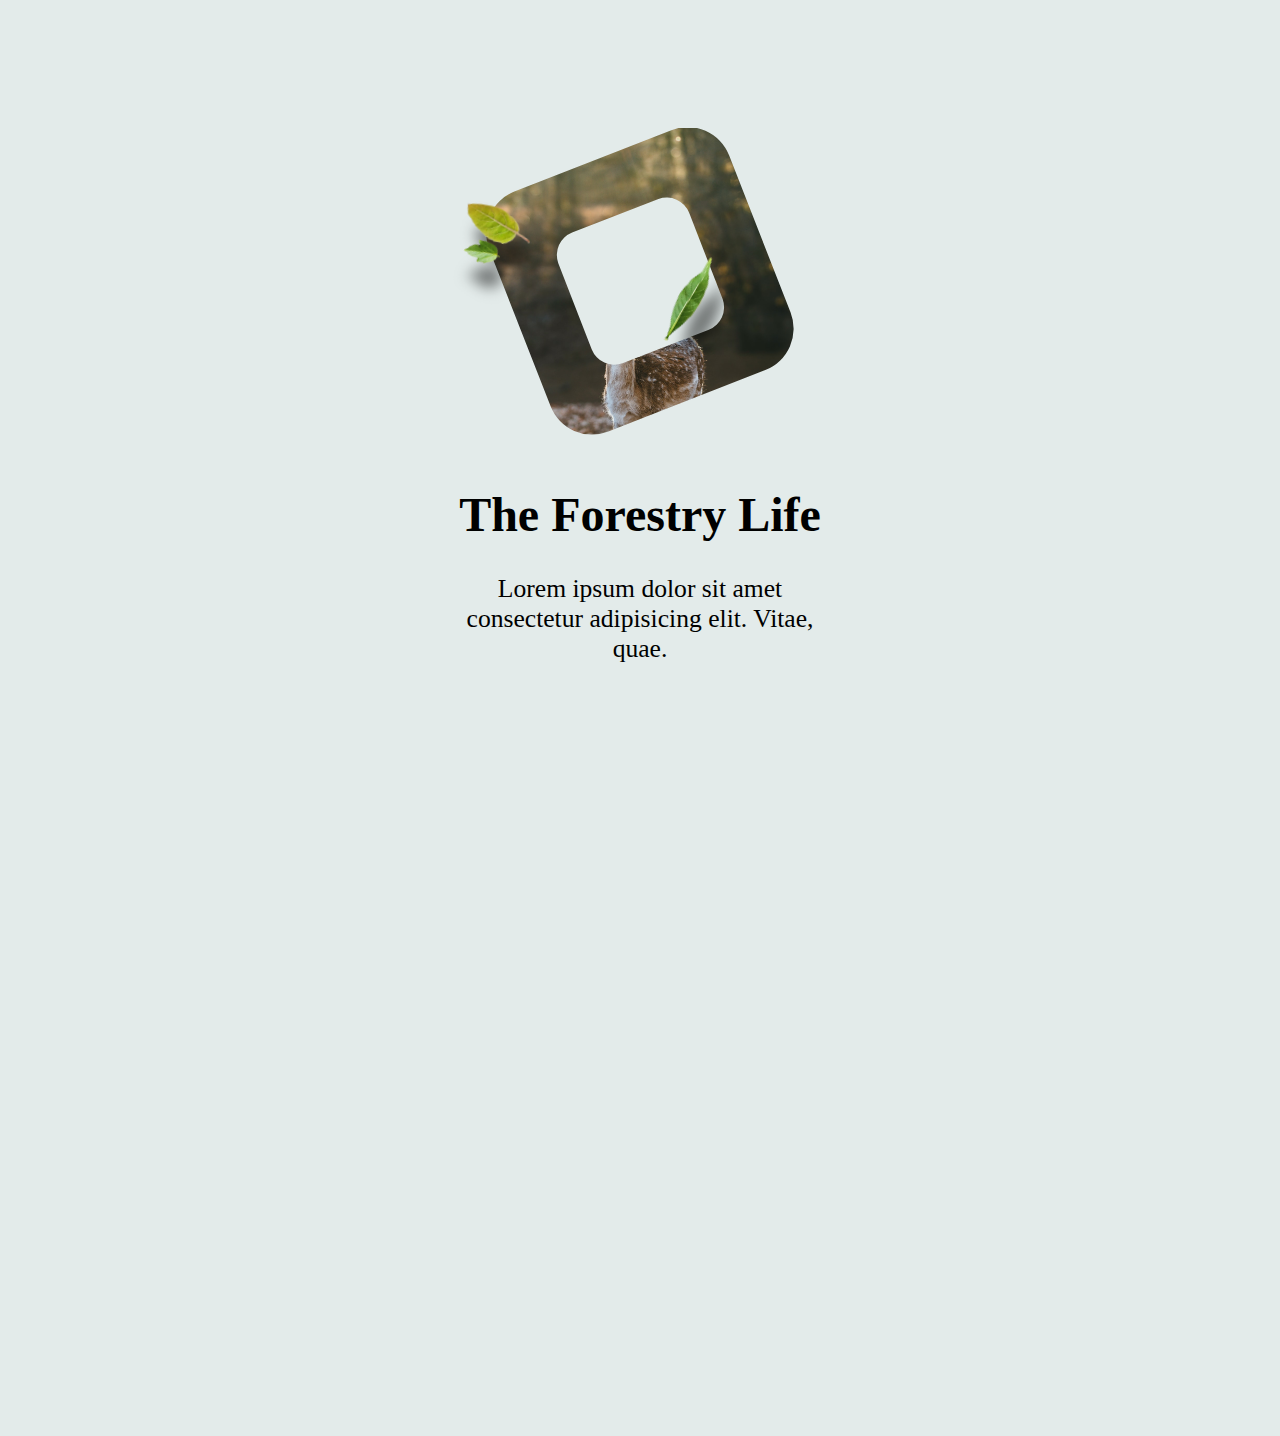
<file: SVGClipPath/index.html>
<!DOCTYPE html>
<html lang="en">
<head>
    <meta charset="UTF-8">
    <meta http-equiv="X-UA-Compatible" content="IE=edge">
    <meta name="viewport" content="width=device-width, initial-scale=1.0">
    <link rel="stylesheet" href="css/main.css">
    <title>Document</title>
</head>
<body>
    <div class="container">
        <div class="deer-container">
            <img class="deer" src="images/deer.jpg" alt="deer">
            <img class="leaf1" src="images/leaf1.png" alt="leaf">
            <img class="leaf2" src="images/leaf2.png" alt="leaf">
            <img class="leaf3" src="images/leaf3.png" alt="leaf">
        </div>
        <div class="content">
            <h1>The Forestry Life</h1>
            <p>Lorem ipsum dolor sit amet consectetur adipisicing elit. Vitae, quae.</p>
        </div>
        <svg viewBox="0 0 1 1">
            <defs>
                <clipPath clipPathUnits="objectBoundingBox" id="deermask">
                    <path d="M303.49,371.1l-.2-.511a.145.145,0,0,0-.188-.082l-.511.2a.145.145,0,0,0-.082.188l.2.511a.145.145,0,0,0,.188.082l.511-.2A.145.145,0,0,0,303.49,371.1Zm-.547.166a.079.079,0,0,1-.1-.045l-.109-.281a.079.079,0,0,1,.045-.1l.281-.109a.079.079,0,0,1,.1.045l.109.281a.079.079,0,0,1-.045.1Z" transform="translate(-302.5 -370.5)" fill="#fff"/>
                </clipPath>
            </defs>
        </svg>
    </div>
</body>
</html>
</file>
<file: GSAPAnimatingSVG/css/main.css>
body {
  background: #343434;
  color: white;
  font-family: 'Nunito';
}

svg {
  position: absolute;
  z-index: 0;
  left: -55%;
  top: -8%;
  width: 150%;
}

.content {
  width: 75%;
  margin: 0 auto;
  text-align: center;
  margin-top: 75%;
  position: relative;
  z-index: 1;
}

.content h1 {
  font-size: 1.4em;
}

.quote-container {
  display: -webkit-box;
  display: -ms-flexbox;
  display: flex;
  width: 100%;
  place-content: center;
}

.quote-container .avatar {
  width: 25px;
  height: 25px;
  background: gray;
  border-radius: 50%;
}

.quote-container p {
  margin: .3em .5em;
  font-size: .9em;
}

.cta {
  margin-top: 3em;
  display: inline-block;
  background: #00E472;
  color: black;
  text-decoration: none;
  padding: .5em 1em;
  border-radius: .2em;
  font-weight: bold;
}

.left-column_text {
  width: 50%;
  font-size: 1.2rem;
}

.right-column_image {
  height: 400px;
  border-radius: 10px;
}

.flex {
  display: -webkit-box;
  display: -ms-flexbox;
  display: flex;
}

@media screen and (min-width: 840px) {
  body {
    font-size: 22px;
    overflow-x: hidden;
  }
  .content {
    text-align: left;
    width: 80%;
    margin: 10em auto 0 auto;
  }
  .content h1 {
    width: 50%;
  }
  svg {
    left: unset;
    right: -5%;
    top: -8%;
    width: 1200px;
  }
  .quote-container {
    display: -webkit-box;
    display: -ms-flexbox;
    display: flex;
    place-content: unset;
  }
  .quote-container p {
    margin-top: 0;
  }
  .quote-container .avatar {
    width: 25px;
  }
}

@media screen and (min-width: 1220px) {
  svg {
    position: absolute;
    z-index: 0;
    left: unset;
    right: -5%;
    top: -20%;
    overflow: hidden;
    width: 1600px;
  }
}
/*# sourceMappingURL=main.css.map */
</file>
<file: SVGClipPath/css/main.css>
body {
  margin: 0;
  height: 100vh;
  font-family: 'Poppins';
  background: #e3ebea;
}

.container {
  width: 60%;
  margin: 8em auto;
  text-align: center;
}

.container h1 {
  font-size: 3em;
  margin-top: 1em;
}

.container p {
  font-size: 1.6em;
  width: 50%;
  margin: 0 auto;
}

.deer {
  -webkit-clip-path: url(#deermask);
          clip-path: url(#deermask);
  width: 40%;
  aspect-ratio: 1 / 1;
  -o-object-fit: cover;
     object-fit: cover;
}

.deer-container {
  position: relative;
}

.leaf1, .leaf2, .leaf3 {
  position: absolute;
  -webkit-filter: drop-shadow(22px -12px 7px rgba(0, 0, 0, 0.5));
          filter: drop-shadow(22px -12px 7px rgba(0, 0, 0, 0.5));
}

.leaf1 {
  top: 20%;
  left: 29%;
  width: 5%;
  -webkit-transform: rotate(100deg);
          transform: rotate(100deg);
  animation: leaf1 5s infinite alternate-reverse;
  margin: 0;
}

.leaf2 {
  top: 34%;
  left: 28%;
  width: 3%;
  -webkit-transform: rotate(110deg);
          transform: rotate(110deg);
  animation: leaf2 2s infinite alternate-reverse ease-in-out;
}

.leaf3 {
  top: 40%;
  left: 55%;
  width: 3%;
  -webkit-transform: rotate(210deg);
          transform: rotate(210deg);
  -webkit-filter: drop-shadow(-22px -12px 7px rgba(0, 0, 0, 0.5));
          filter: drop-shadow(-22px -12px 7px rgba(0, 0, 0, 0.5));
  animation: leaf3 8s infinite alternate-reverse ease-in-out;
}

@-webkit-keyframes leaf1 {
  from {
    -webkit-transform: translateY(20px) rotate(100deg);
            transform: translateY(20px) rotate(100deg);
  }
  to {
    -webkit-transform: translateY(0) rotate(120deg);
            transform: translateY(0) rotate(120deg);
  }
}

@keyframes leaf1 {
  from {
    -webkit-transform: translateY(20px) rotate(100deg);
            transform: translateY(20px) rotate(100deg);
  }
  to {
    -webkit-transform: translateY(0) rotate(120deg);
            transform: translateY(0) rotate(120deg);
  }
}

@-webkit-keyframes leaf2 {
  from {
    -webkit-transform: translateY(0) rotate(120deg);
            transform: translateY(0) rotate(120deg);
  }
  to {
    -webkit-transform: translateY(10px) rotate(90deg);
            transform: translateY(10px) rotate(90deg);
  }
}

@keyframes leaf2 {
  from {
    -webkit-transform: translateY(0) rotate(120deg);
            transform: translateY(0) rotate(120deg);
  }
  to {
    -webkit-transform: translateY(10px) rotate(90deg);
            transform: translateY(10px) rotate(90deg);
  }
}

@-webkit-keyframes leaf3 {
  from {
    -webkit-transform: translateY(30px) rotate(210deg);
            transform: translateY(30px) rotate(210deg);
  }
  to {
    -webkit-transform: translateY(0) rotate(240deg);
            transform: translateY(0) rotate(240deg);
  }
}

@keyframes leaf3 {
  from {
    -webkit-transform: translateY(30px) rotate(210deg);
            transform: translateY(30px) rotate(210deg);
  }
  to {
    -webkit-transform: translateY(0) rotate(240deg);
            transform: translateY(0) rotate(240deg);
  }
}
/*# sourceMappingURL=main.css.map */
</file>
